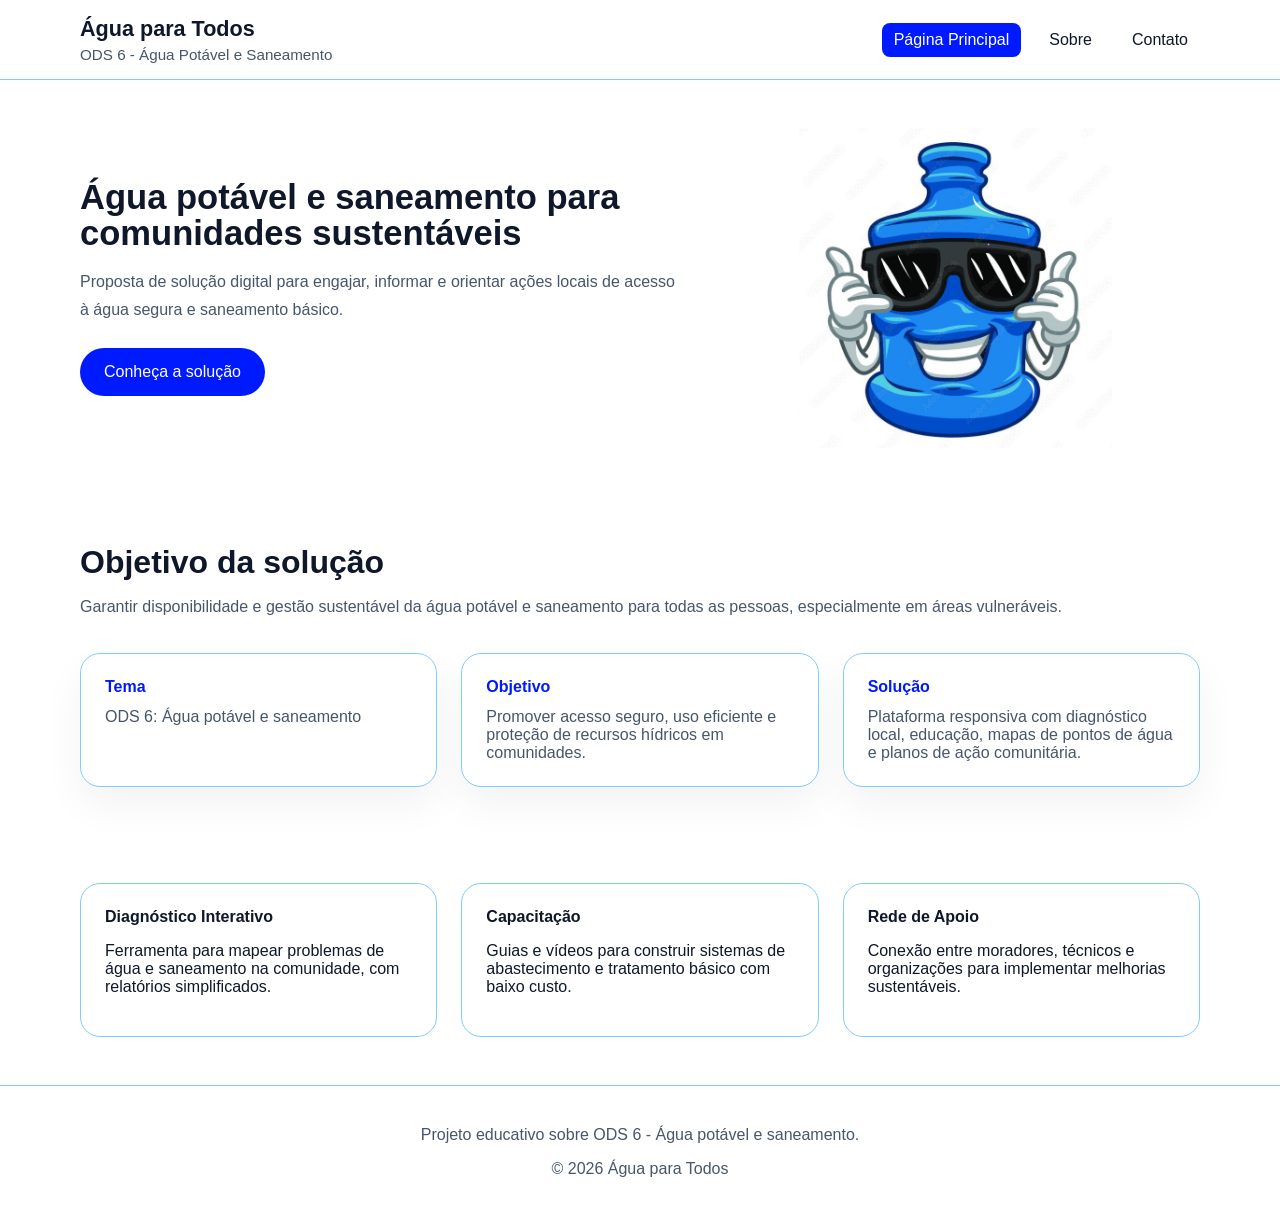
<file: index.html>
<!DOCTYPE html>
<html lang="pt-BR">
<head>
  <meta charset="UTF-8">
  <meta name="viewport" content="width=device-width, initial-scale=1.0">
  <title>ODS 6 - Água Potável e Saneamento</title>
  <link rel="stylesheet" href="css/style.css">
</head>
<body>
  <header class="site-header">
    <div class="container header-content">
      <div class="brand">
        <h1>Água para Todos</h1>
        <p>ODS 6 - Água Potável e Saneamento</p>
      </div>
      <nav class="main-nav">
        <a href="index.html" class="active">Página Principal</a>
        <a href="sobre.html">Sobre</a>
        <a href="contato.html">Contato</a>
      </nav>
      <button class="menu-toggle" aria-label="Abrir menu">☰</button>
    </div>
  </header>

  <main>
    <section class="hero container">
      <div class="hero-text">
        <h2>Água potável e saneamento para comunidades sustentáveis</h2>
        <p>Proposta de solução digital para engajar, informar e orientar ações locais de acesso à água segura e saneamento básico.</p>
        <a href="#solucao" class="btn">Conheça a solução</a>
      </div>
      <div class="hero-image"></div>
    </section>

    <section id="solucao" class="solution container">
      <div class="section-header">
        <h3>Objetivo da solução</h3>
        <p>Garantir disponibilidade e gestão sustentável da água potável e saneamento para todas as pessoas, especialmente em áreas vulneráveis.</p>
      </div>
      <div class="cards-grid">
        <article class="card">
          <h4>Tema</h4>
          <p>ODS 6: Água potável e saneamento</p>
        </article>
        <article class="card">
          <h4>Objetivo</h4>
          <p>Promover acesso seguro, uso eficiente e proteção de recursos hídricos em comunidades.</p>
        </article>
        <article class="card">
          <h4>Solução</h4>
          <p>Plataforma responsiva com diagnóstico local, educação, mapas de pontos de água e planos de ação comunitária.</p>
        </article>
      </div>
    </section>

    <section class="features container">
      <div class="feature">
        <h4>Diagnóstico Interativo</h4>
        <p>Ferramenta para mapear problemas de água e saneamento na comunidade, com relatórios simplificados.</p>
      </div>
      <div class="feature">
        <h4>Capacitação</h4>
        <p>Guias e vídeos para construir sistemas de abastecimento e tratamento básico com baixo custo.</p>
      </div>
      <div class="feature">
        <h4>Rede de Apoio</h4>
        <p>Conexão entre moradores, técnicos e organizações para implementar melhorias sustentáveis.</p>
      </div>
    </section>
  </main>

  <footer class="site-footer">
    <div class="container footer-content">
      <p>Projeto educativo sobre ODS 6 - Água potável e saneamento.</p>
      <p>&copy; 2026 Água para Todos</p>
    </div>
  </footer>

  <script src="scripts/main.js"></script>
</body>
</html>
</file>
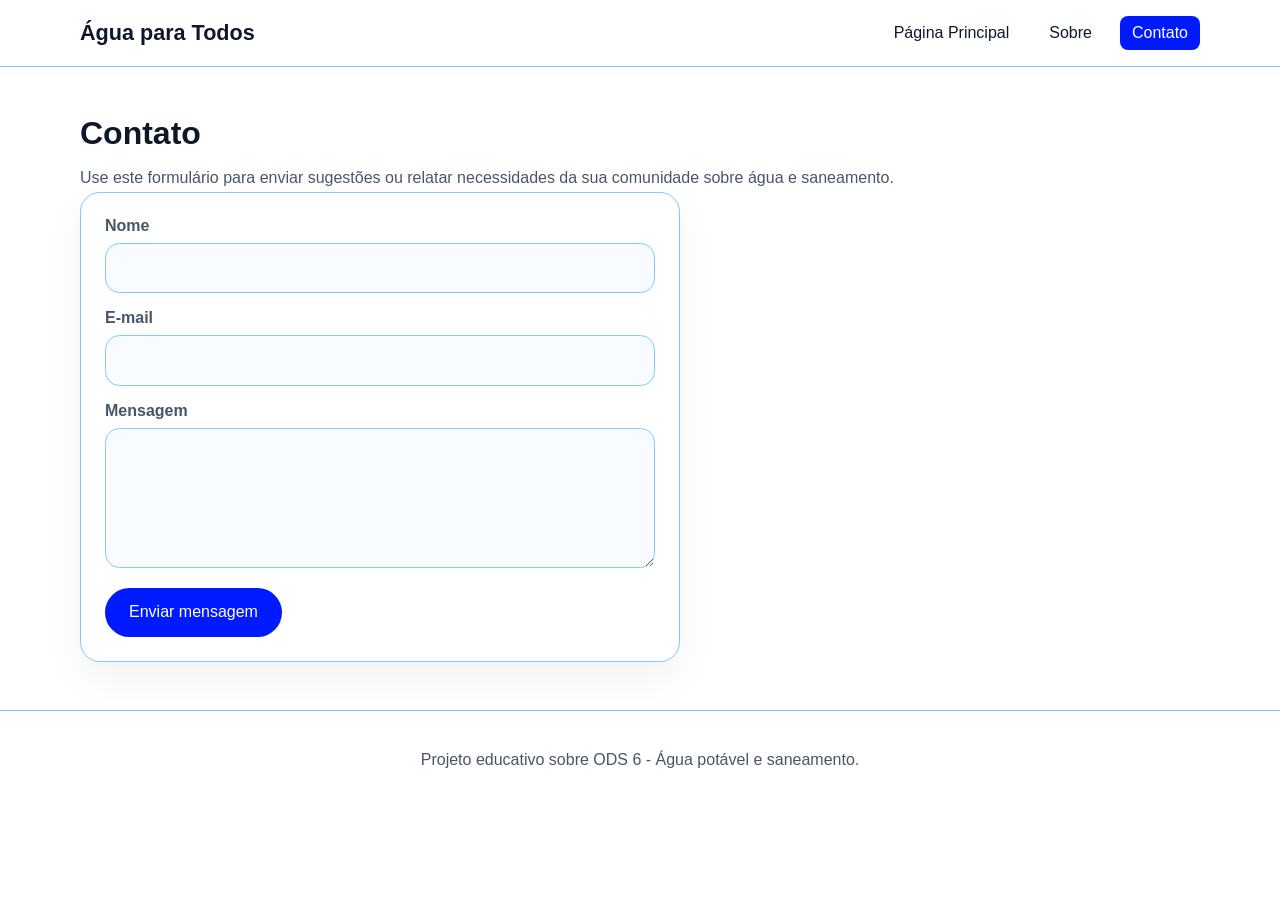
<file: contato.html>
<!DOCTYPE html>
<html lang="pt-BR">
<head>
  <meta charset="UTF-8">
  <meta name="viewport" content="width=device-width, initial-scale=1.0">
  <title>Contato - ODS 6 Água Potável</title>
  <link rel="stylesheet" href="css/style.css">
</head>
<body>
  <header class="site-header">
    <div class="container header-content">
      <div class="brand">
        <h1>Água para Todos</h1>
      </div>
      <nav class="main-nav">
        <a href="index.html">Página Principal</a>
        <a href="sobre.html">Sobre</a>
        <a href="contato.html" class="active">Contato</a>
      </nav>
      <button class="menu-toggle" aria-label="Abrir menu">☰</button>
    </div>
  </header>

  <main>
    <section class="content container">
      <h2>Contato</h2>
      <p>Use este formulário para enviar sugestões ou relatar necessidades da sua comunidade sobre água e saneamento.</p>
      <form id="contact-form" class="contact-form">
        <label for="name">Nome</label>
        <input type="text" id="name" name="name" required>

        <label for="email">E-mail</label>
        <input type="email" id="email" name="email" required>

        <label for="message">Mensagem</label>
        <textarea id="message" name="message" rows="6" required></textarea>

        <button type="submit" class="btn">Enviar mensagem</button>
        <p id="form-response" class="form-response"></p>
      </form>
    </section>
  </main>

  <footer class="site-footer">
    <div class="container footer-content">
      <p>Projeto educativo sobre ODS 6 - Água potável e saneamento.</p>
    </div>
  </footer>

  <script src="scripts/main.js"></script>
</body>
</html>
</file>
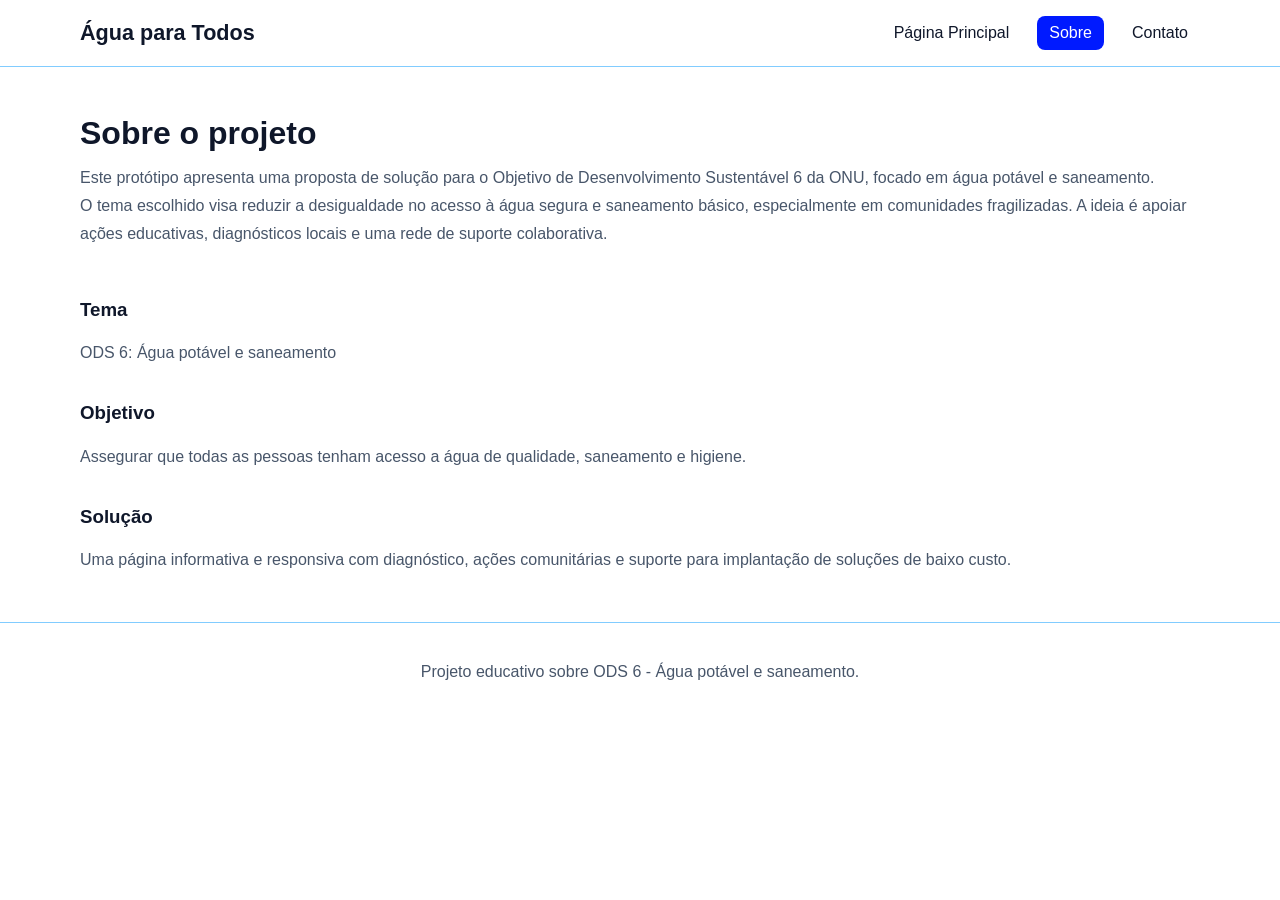
<file: sobre.html>
<!DOCTYPE html>
<html lang="pt-BR">
<head>
  <meta charset="UTF-8">
  <meta name="viewport" content="width=device-width, initial-scale=1.0">
  <title>Sobre - ODS 6 Água Potável</title>
  <link rel="stylesheet" href="css/style.css">
</head>
<body>
  <header class="site-header">
    <div class="container header-content">
      <div class="brand">
        <h1>Água para Todos</h1>
      </div>
      <nav class="main-nav">
        <a href="index.html">Página Principal</a>
        <a href="sobre.html" class="active">Sobre</a>
        <a href="contato.html">Contato</a>
      </nav>
      <button class="menu-toggle" aria-label="Abrir menu">☰</button>
    </div>
  </header>

  <main>
    <section class="content container">
      <h2>Sobre o projeto</h2>
      <p>Este protótipo apresenta uma proposta de solução para o Objetivo de Desenvolvimento Sustentável 6 da ONU, focado em água potável e saneamento.</p>
      <p>O tema escolhido visa reduzir a desigualdade no acesso à água segura e saneamento básico, especialmente em comunidades fragilizadas. A ideia é apoiar ações educativas, diagnósticos locais e uma rede de suporte colaborativa.</p>

      <div class="timeline">
        <article>
          <h3>Tema</h3>
          <p>ODS 6: Água potável e saneamento</p>
        </article>
        <article>
          <h3>Objetivo</h3>
          <p>Assegurar que todas as pessoas tenham acesso a água de qualidade, saneamento e higiene.</p>
        </article>
        <article>
          <h3>Solução</h3>
          <p>Uma página informativa e responsiva com diagnóstico, ações comunitárias e suporte para implantação de soluções de baixo custo.</p>
        </article>
      </div>
    </section>
  </main>

  <footer class="site-footer">
    <div class="container footer-content">
      <p>Projeto educativo sobre ODS 6 - Água potável e saneamento.</p>
    </div>
  </footer>

  <script src="scripts/main.js"></script>
</body>
</html>
</file>
<file: css/style.css>
/* Global styles */
:root {
  --bg: #ffffff;
  --surface: #ffffff;
  --primary: #001aff;
  --primary-dark: #1900ff;
  --text: #0f172a;
  --muted: #48566a;
  --accent: #001aff;
  --success: #16a34a;
  --border: #81ccff;
  font-family: "Segoe UI", Tahoma, Geneva, Verdana, sans-serif;
}

* {
  box-sizing: border-box;
}

html {
  scroll-behavior: smooth;
}

body {
  margin: 0;
  min-height: 100vh;
  background: var(--bg);
  color: var(--text);
}

img {
  max-width: 100%;
  display: block;
}

button,
input,
textarea {
  font: inherit;
}

.container {
  width: min(1120px, calc(100% - 2rem));
  margin: 0 auto;
}

.site-header {
  background: var(--surface);
  border-bottom: 1px solid var(--border);
  position: sticky;
  top: 0;
  z-index: 10;
}

.header-content {
  display: flex;
  align-items: center;
  justify-content: space-between;
  gap: 1rem;
  padding: 1rem 0;
}

.brand h1 {
  margin: 0;
  font-size: 1.35rem;
}

.brand p {
  margin: 0.25rem 0 0;
  color: var(--muted);
  font-size: 0.95rem;
}

.main-nav {
  display: flex;
  gap: 1rem;
}

.main-nav a {
  color: var(--text);
  text-decoration: none;
  padding: 0.5rem 0.75rem;
  border-radius: 0.5rem;
}

.main-nav a.active,
.main-nav a:hover {
  background: var(--accent);
  color: #fff;
}

.menu-toggle {
  display: none;
  border: none;
  background: transparent;
  font-size: 1.5rem;
  cursor: pointer;
}

.hero {
  padding: 3rem 0;
  display: grid;
  grid-template-columns: 1.1fr 0.9fr;
  align-items: center;
  gap: 2rem;
}

.hero-text {
  max-width: 620px;
}

.eyebrow {
  display: inline-block;
  margin-bottom: 1rem;
  color: var(--primary);
  font-weight: 700;
}

.hero h2 {
  margin: 0 0 1rem;
  font-size: clamp(2rem, 2.7vw, 3rem);
  line-height: 1.04;
}

.hero p {
  margin: 0 0 1.5rem;
  color: var(--muted);
  line-height: 1.75;
}

.btn {
  display: inline-flex;
  align-items: center;
  justify-content: center;
  padding: 0.95rem 1.5rem;
  border: none;
  border-radius: 999px;
  background: var(--primary);
  color: #fff;
  text-decoration: none;
  cursor: pointer;
  transition: background 0.2s ease;
}

.btn:hover {
  background: var(--primary-dark);
}

.solution,
.features,
.content {
  padding: 3rem 0;
}

.section-header h3,
.content h2 {
  margin: 0 0 0.75rem;
  font-size: 2rem;
}

.section-header p,
.content p {
  margin: 0;
  color: var(--muted);
  line-height: 1.75;
}

.cards-grid {
  margin-top: 2rem;
  display: grid;
  gap: 1.5rem;
  grid-template-columns: repeat(3, minmax(0, 1fr));
}

.card {
  background: var(--surface);
  border: 1px solid var(--border);
  border-radius: 1.25rem;
  padding: 1.5rem;
  box-shadow: 0 18px 40px rgba(15, 23, 42, 0.05);
}

.card h4 {
  margin: 0 0 0.75rem;
  color: var(--primary);
}

.card p {
  margin: 0;
  color: var(--muted);
}

.features {
  display: grid;
  gap: 1.5rem;
  grid-template-columns: repeat(3, minmax(0, 1fr));
}

.feature {
  background: var(--surface);
  border: 1px solid var(--border);
  border-radius: 1.25rem;
  padding: 1.5rem;
}

.feature h4 {
  margin: 0 0 0.75rem;
}

.site-footer {
  background: var(--surface);
  border-top: 1px solid var(--border);
}

.footer-content {
  padding: 1.5rem 0;
  text-align: center;
  color: var(--muted);
}

.hero-image {
  background-image: url("img/ilustracao agua potavel.png");
  background-size: contain;
  background-repeat: no-repeat;
  background-position: center;
  min-height: 320px;
  width: 100%;
}

.contact-form {
  background: var(--surface);
  border: 1px solid var(--border);
  border-radius: 1.25rem;
  padding: 1.5rem;
  max-width: 600px;
  box-shadow: 0 18px 40px rgba(15, 23, 42, 0.05);
}

.contact-form label {
  display: block;
  margin-bottom: 0.5rem;
  color: var(--muted);
  font-weight: 600;
}

.contact-form input,
.contact-form textarea {
  width: 100%;
  padding: 0.95rem 1rem;
  border: 1px solid var(--border);
  border-radius: 0.9rem;
  margin-bottom: 1rem;
  background: #f8fbff;
}

.contact-form input:focus,
.contact-form textarea:focus {
  outline: 2px solid rgba(56, 189, 248, 0.35);
}

.form-response {
  margin-top: 0.75rem;
  color: var(--success);
}

.timeline {
  display: grid;
  gap: 1rem;
  margin-top: 2rem;
}

@media (max-width: 900px) {
  .hero {
    grid-template-columns: 1fr;
  }

  .cards-grid,
  .features {
    grid-template-columns: 1fr;
  }
}

@media (max-width: 700px) {
  .header-content {
    flex-wrap: wrap;
    align-items: flex-start;
  }

  .main-nav {
    width: 100%;
    flex-direction: column;
    gap: 0;
    padding: 0.5rem 0;
    display: none;
    background: var(--surface);
    border-top: 1px solid var(--border);
  }

  .main-nav.open {
    display: flex;
  }

  .main-nav a {
    width: 100%;
    padding: 0.85rem 1rem;
  }

  .menu-toggle {
    display: inline-flex;
  }
}
</file>
